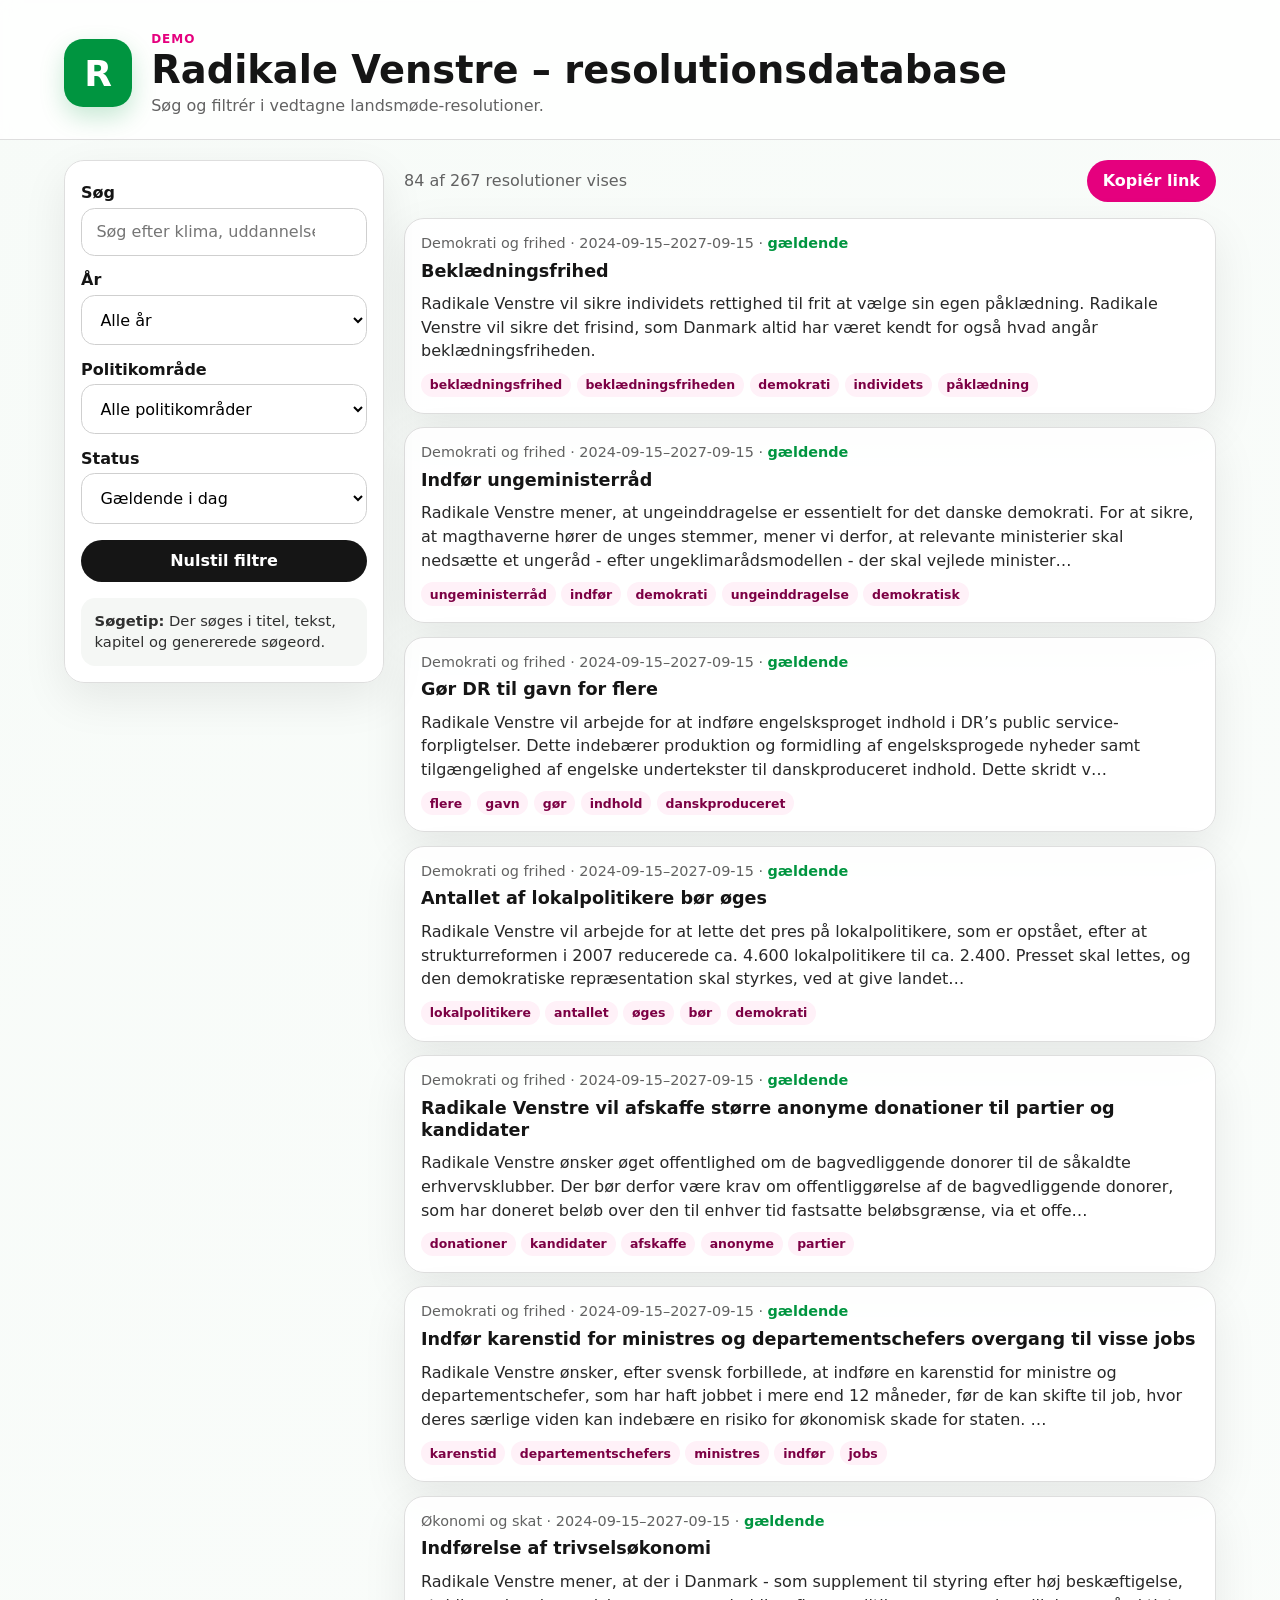
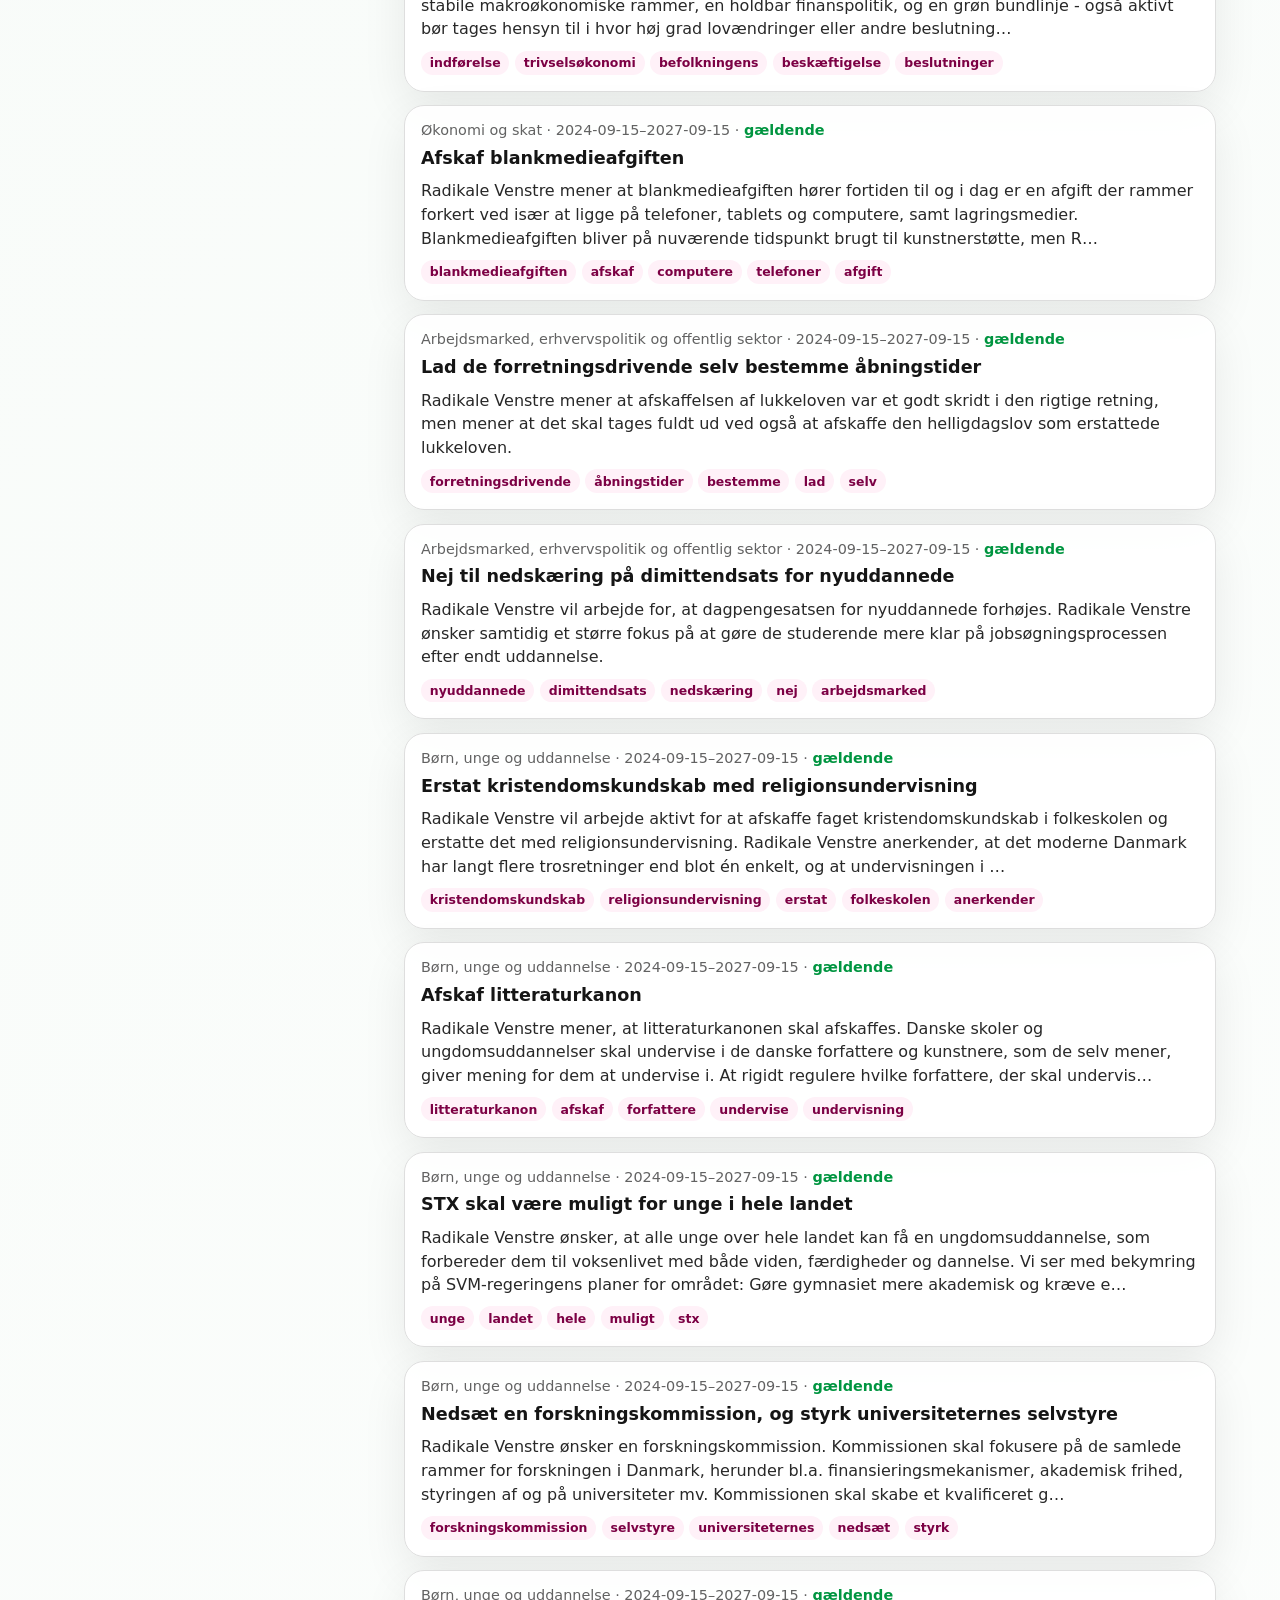
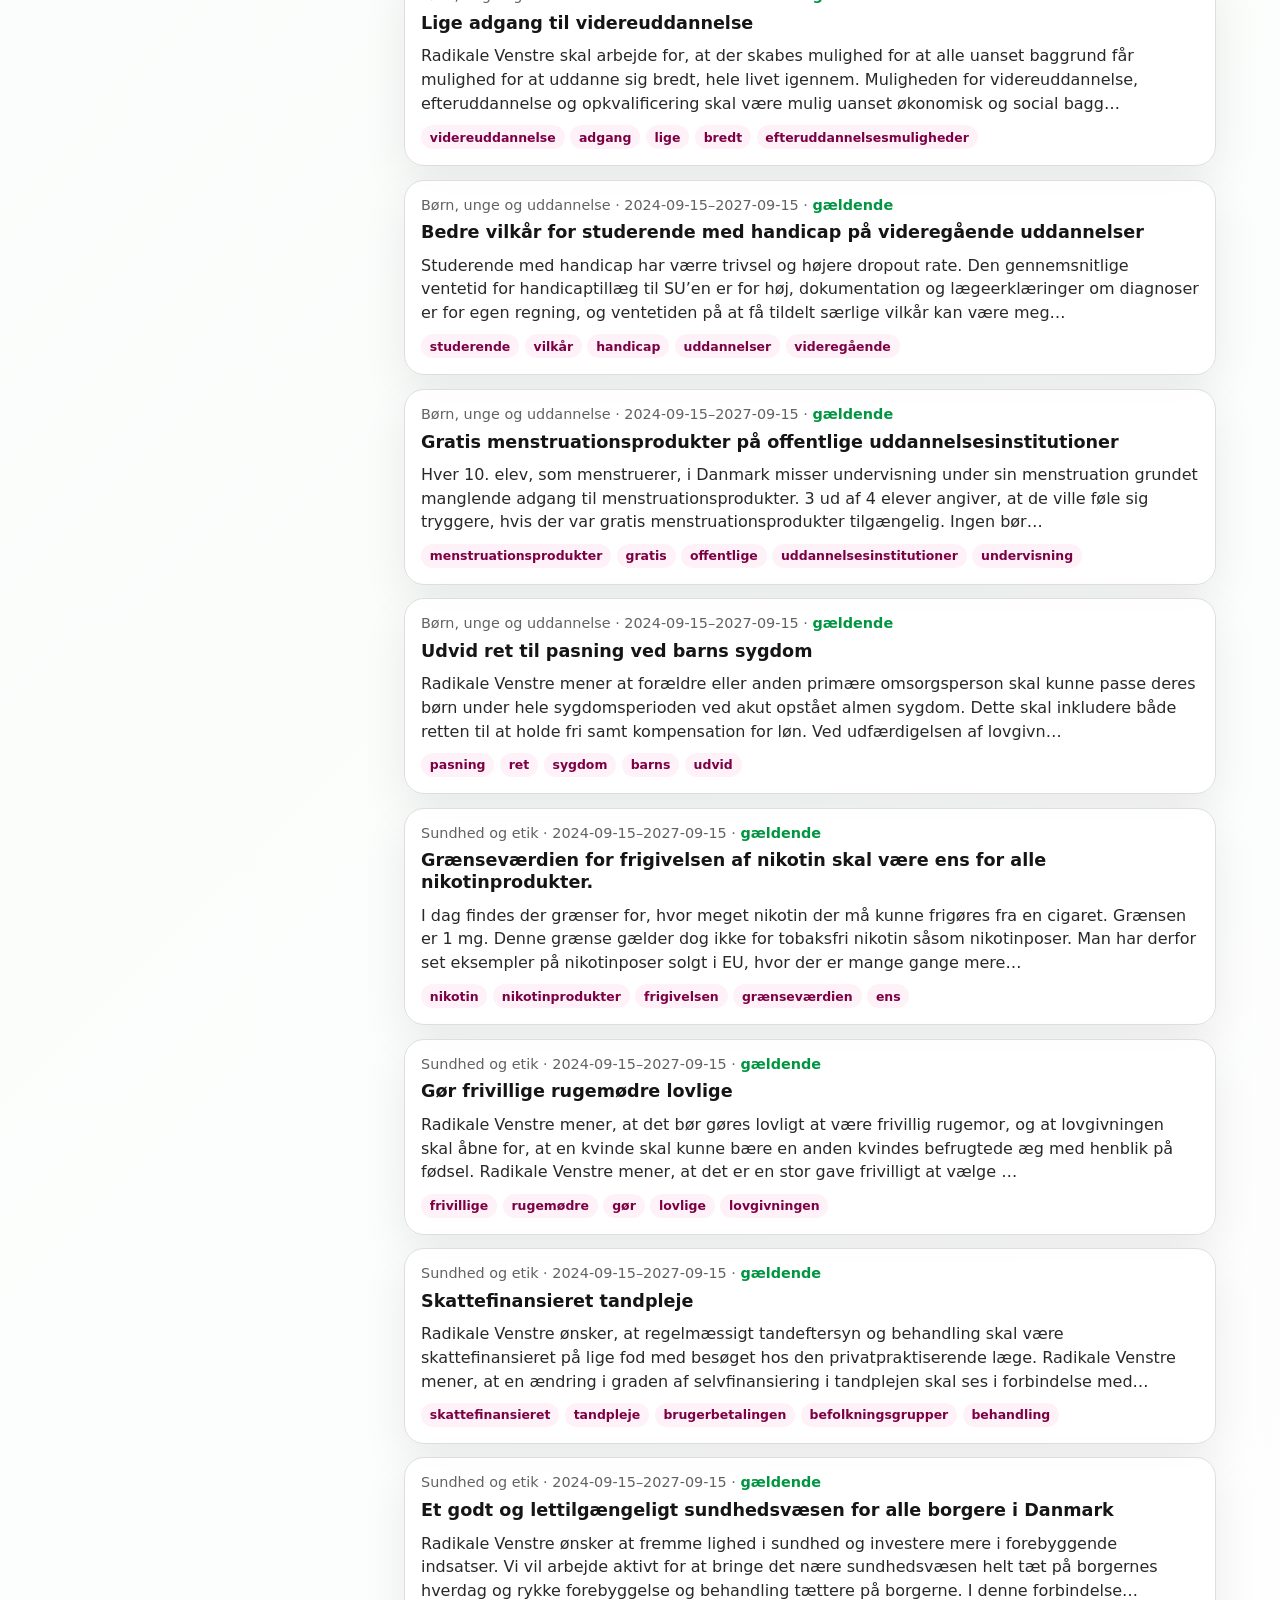
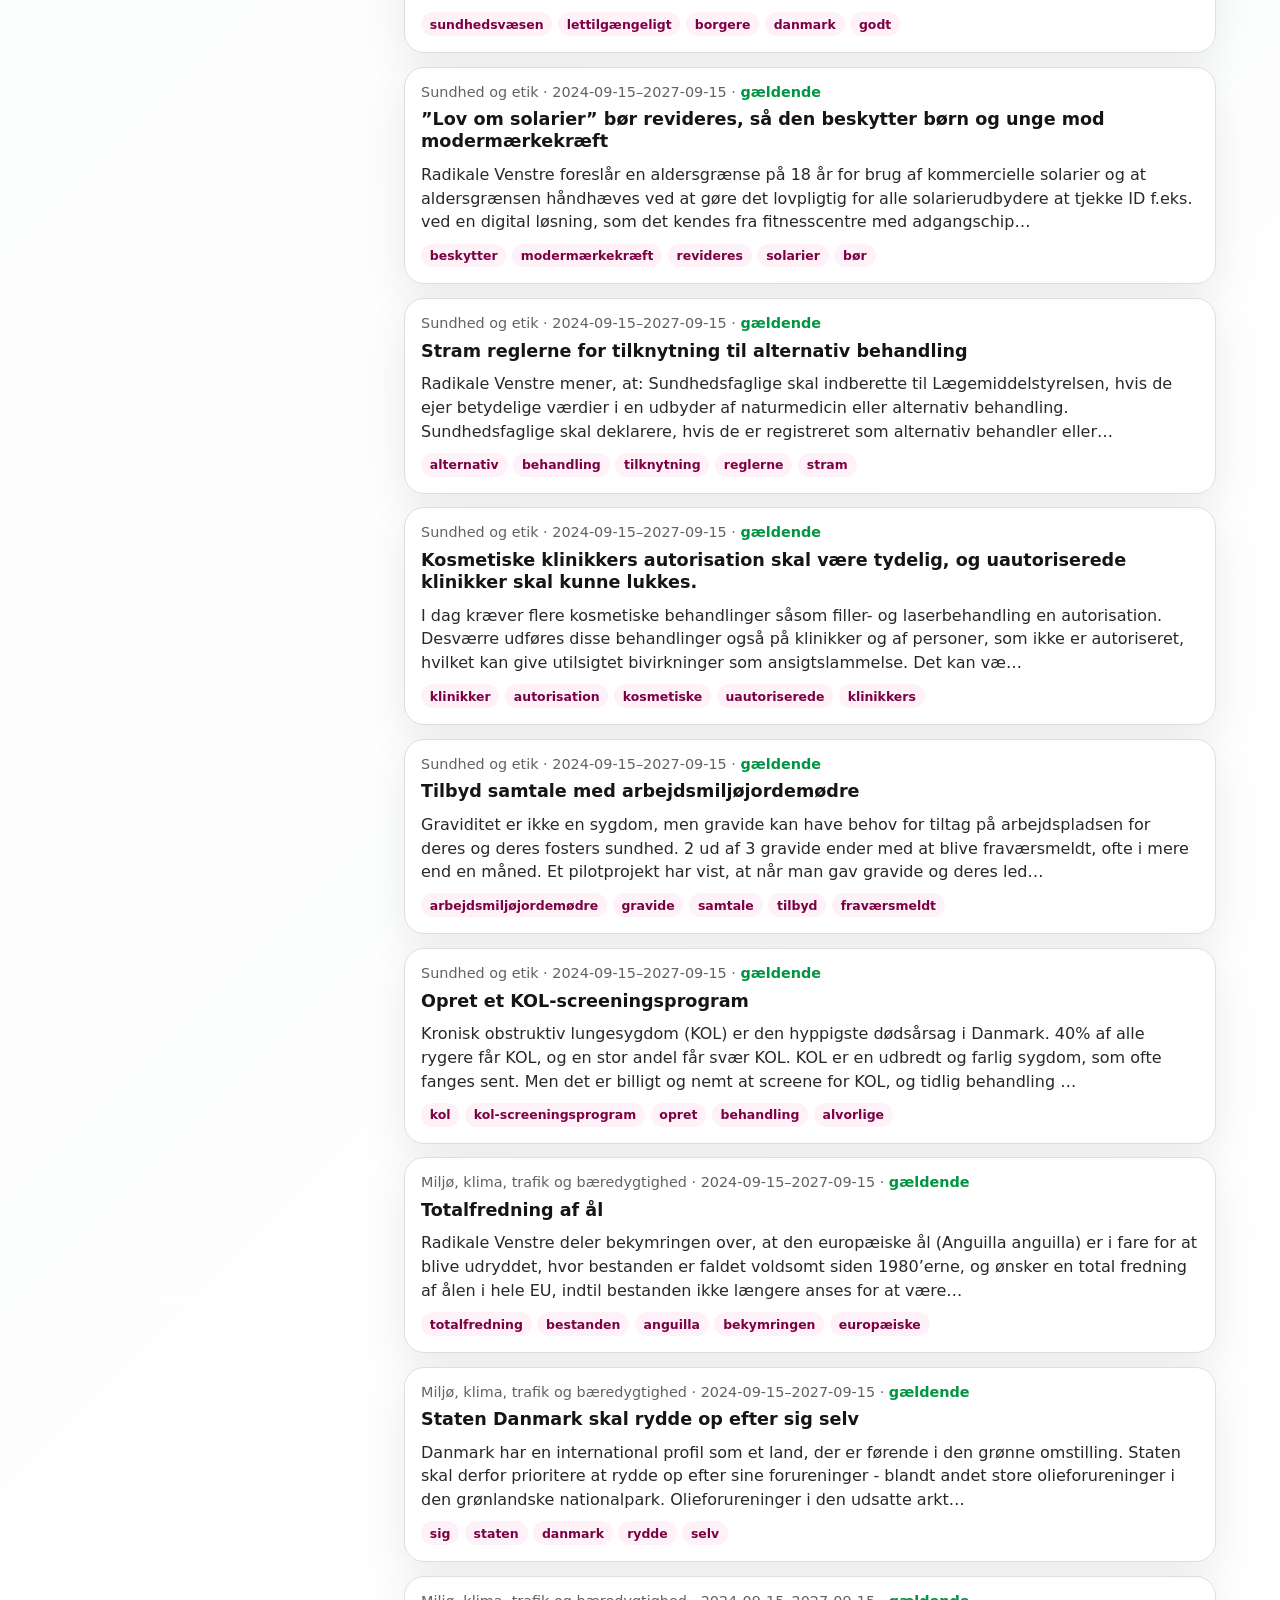
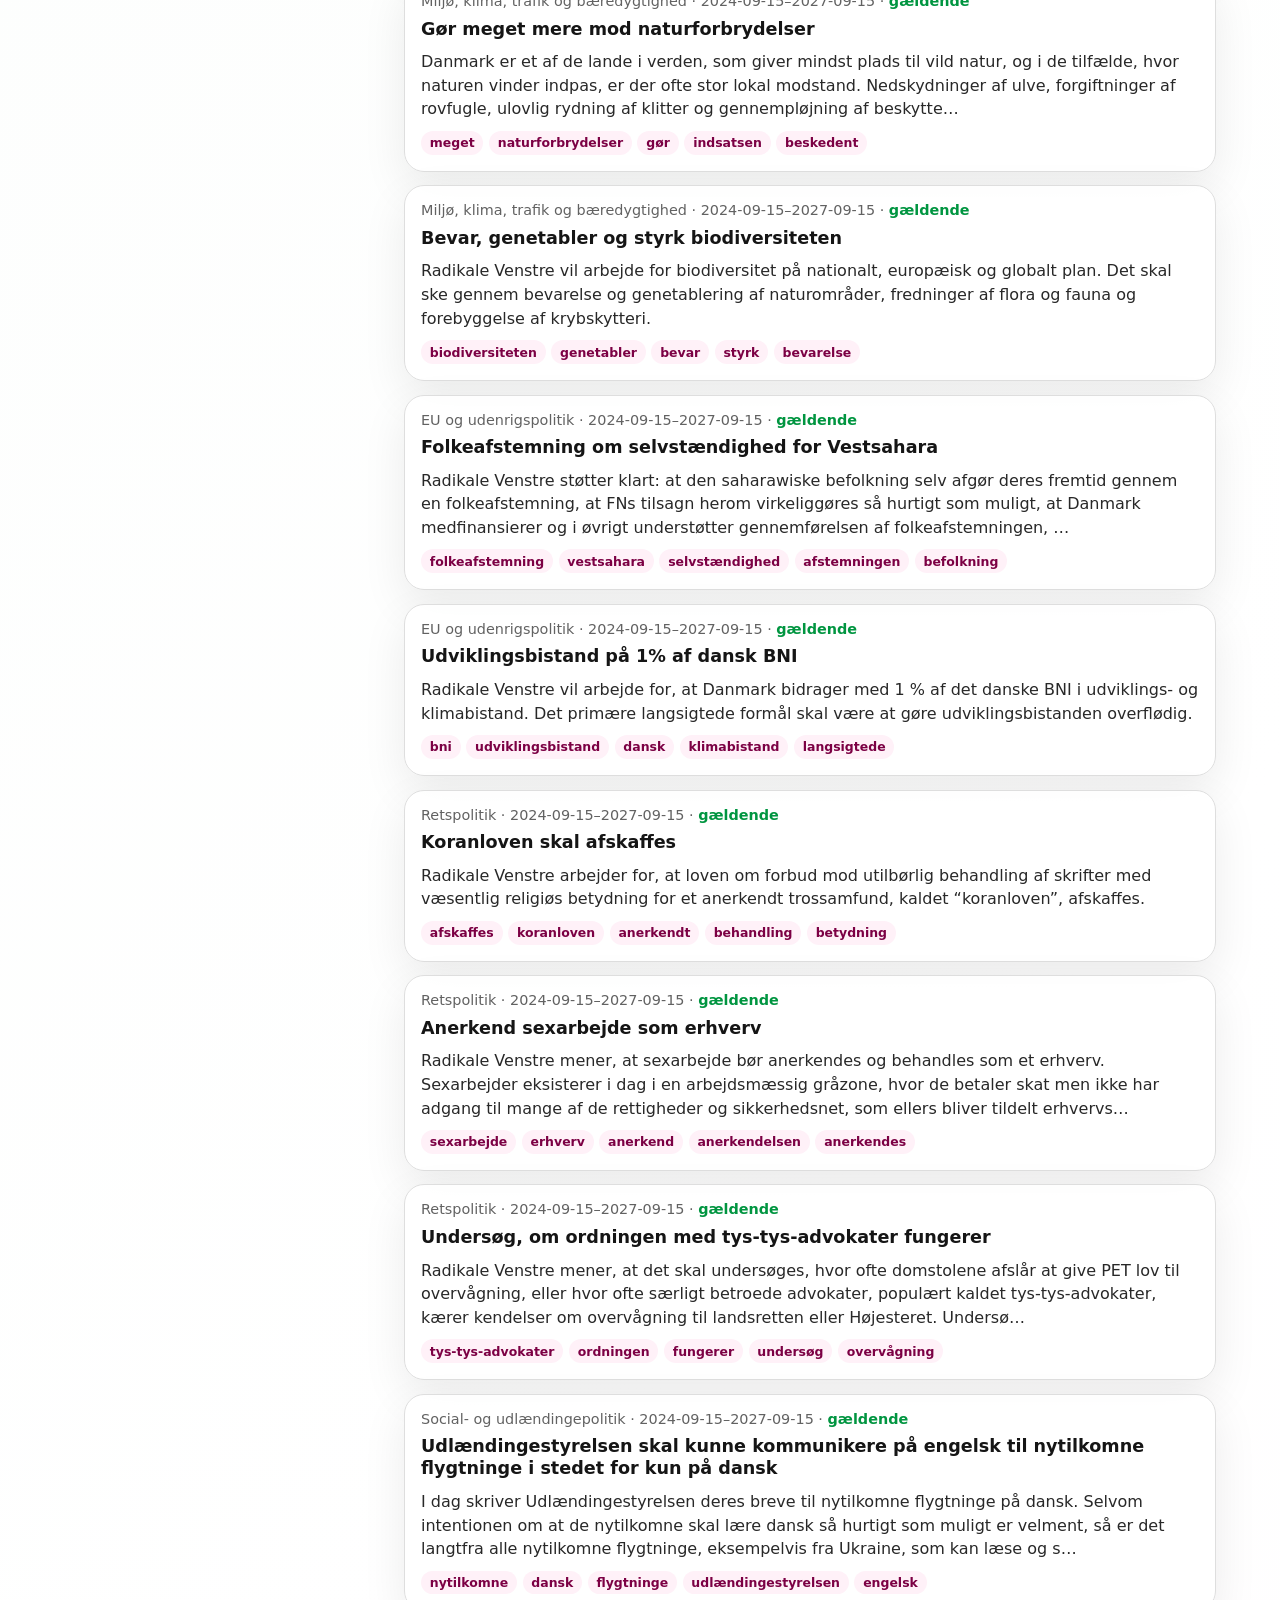
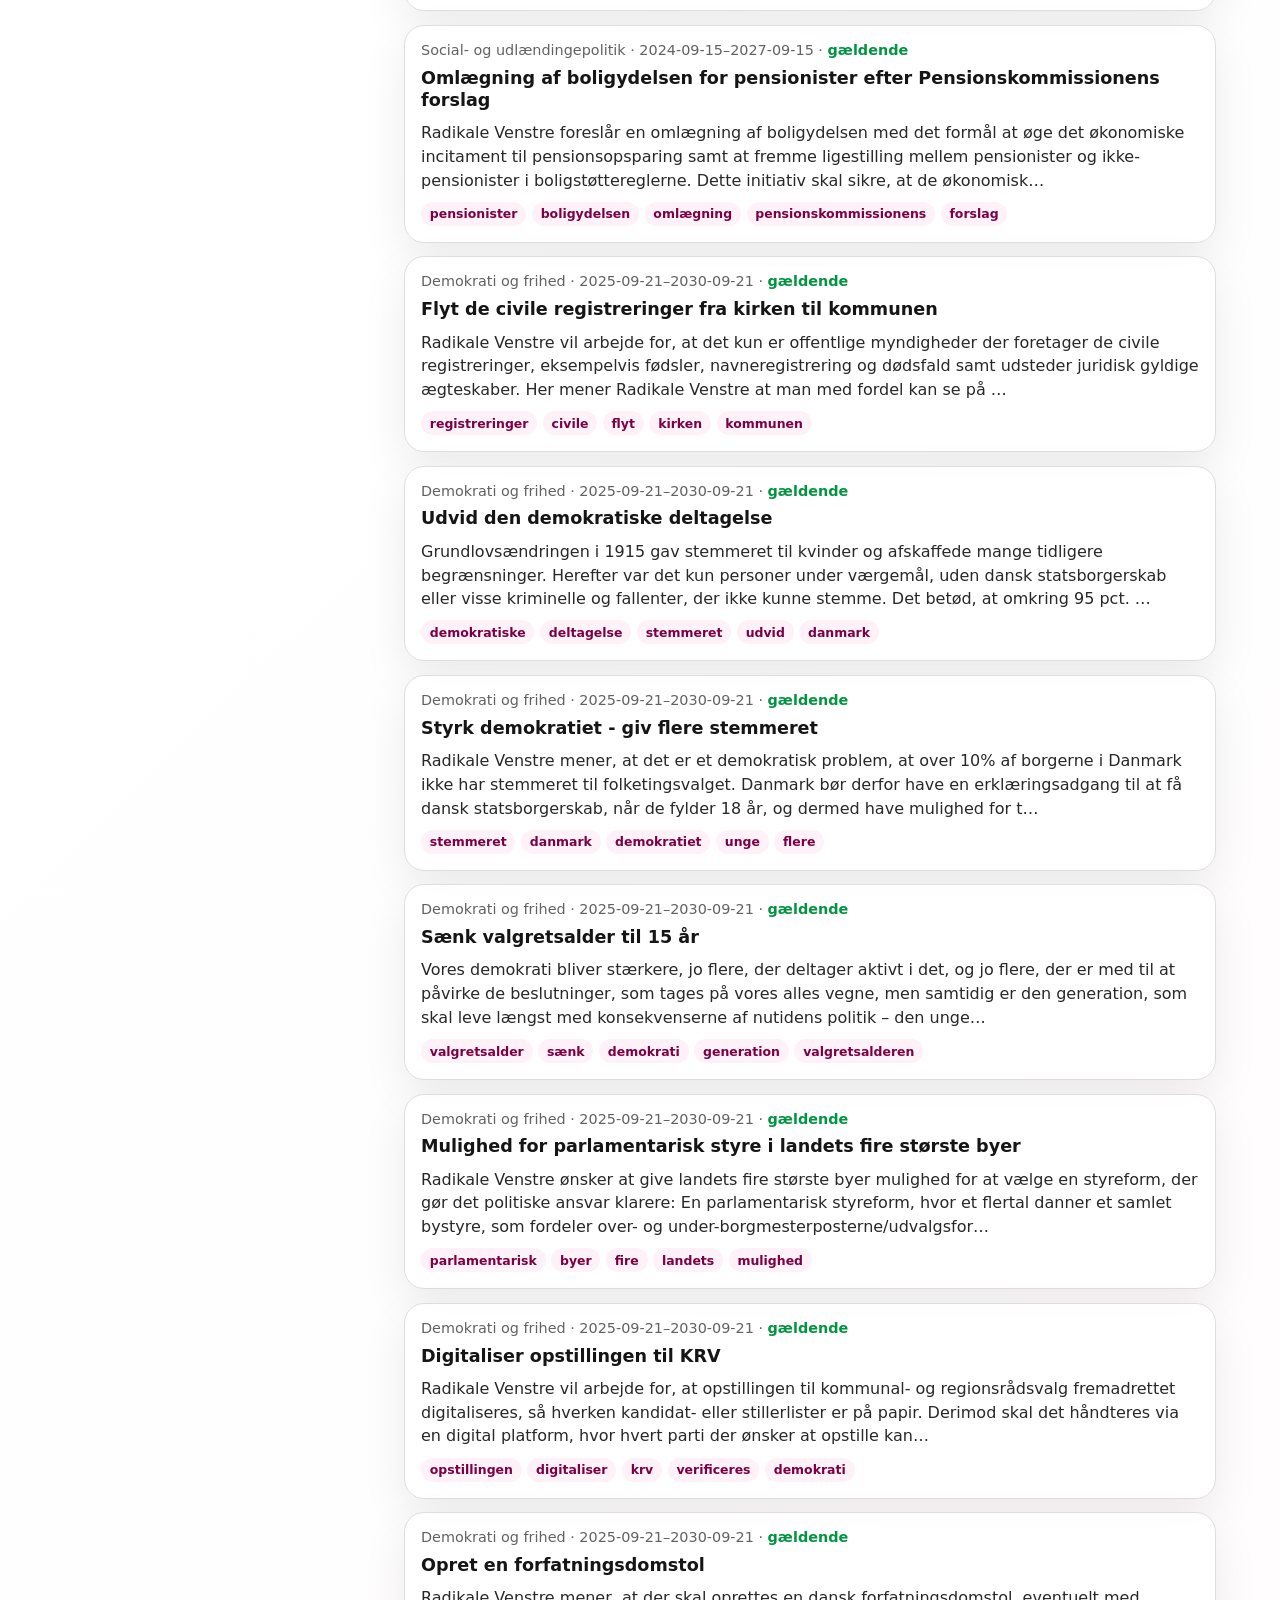
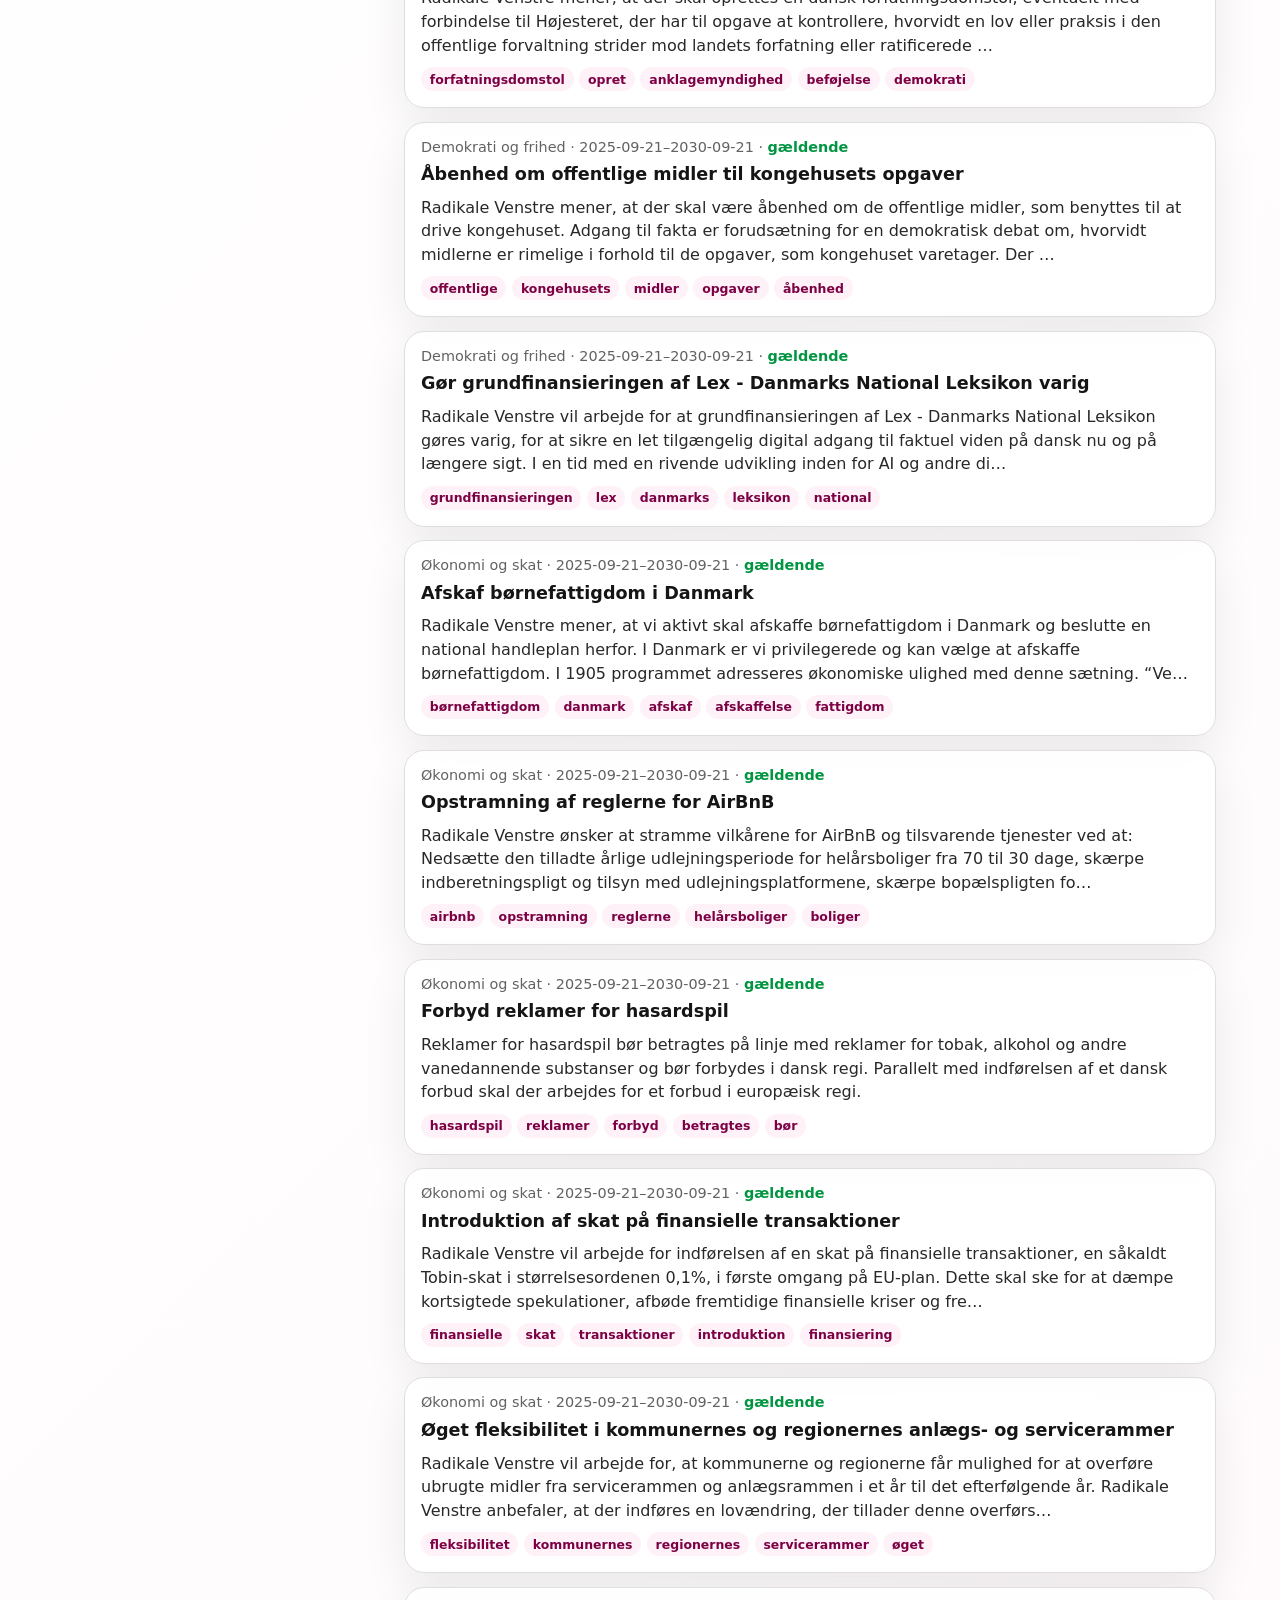
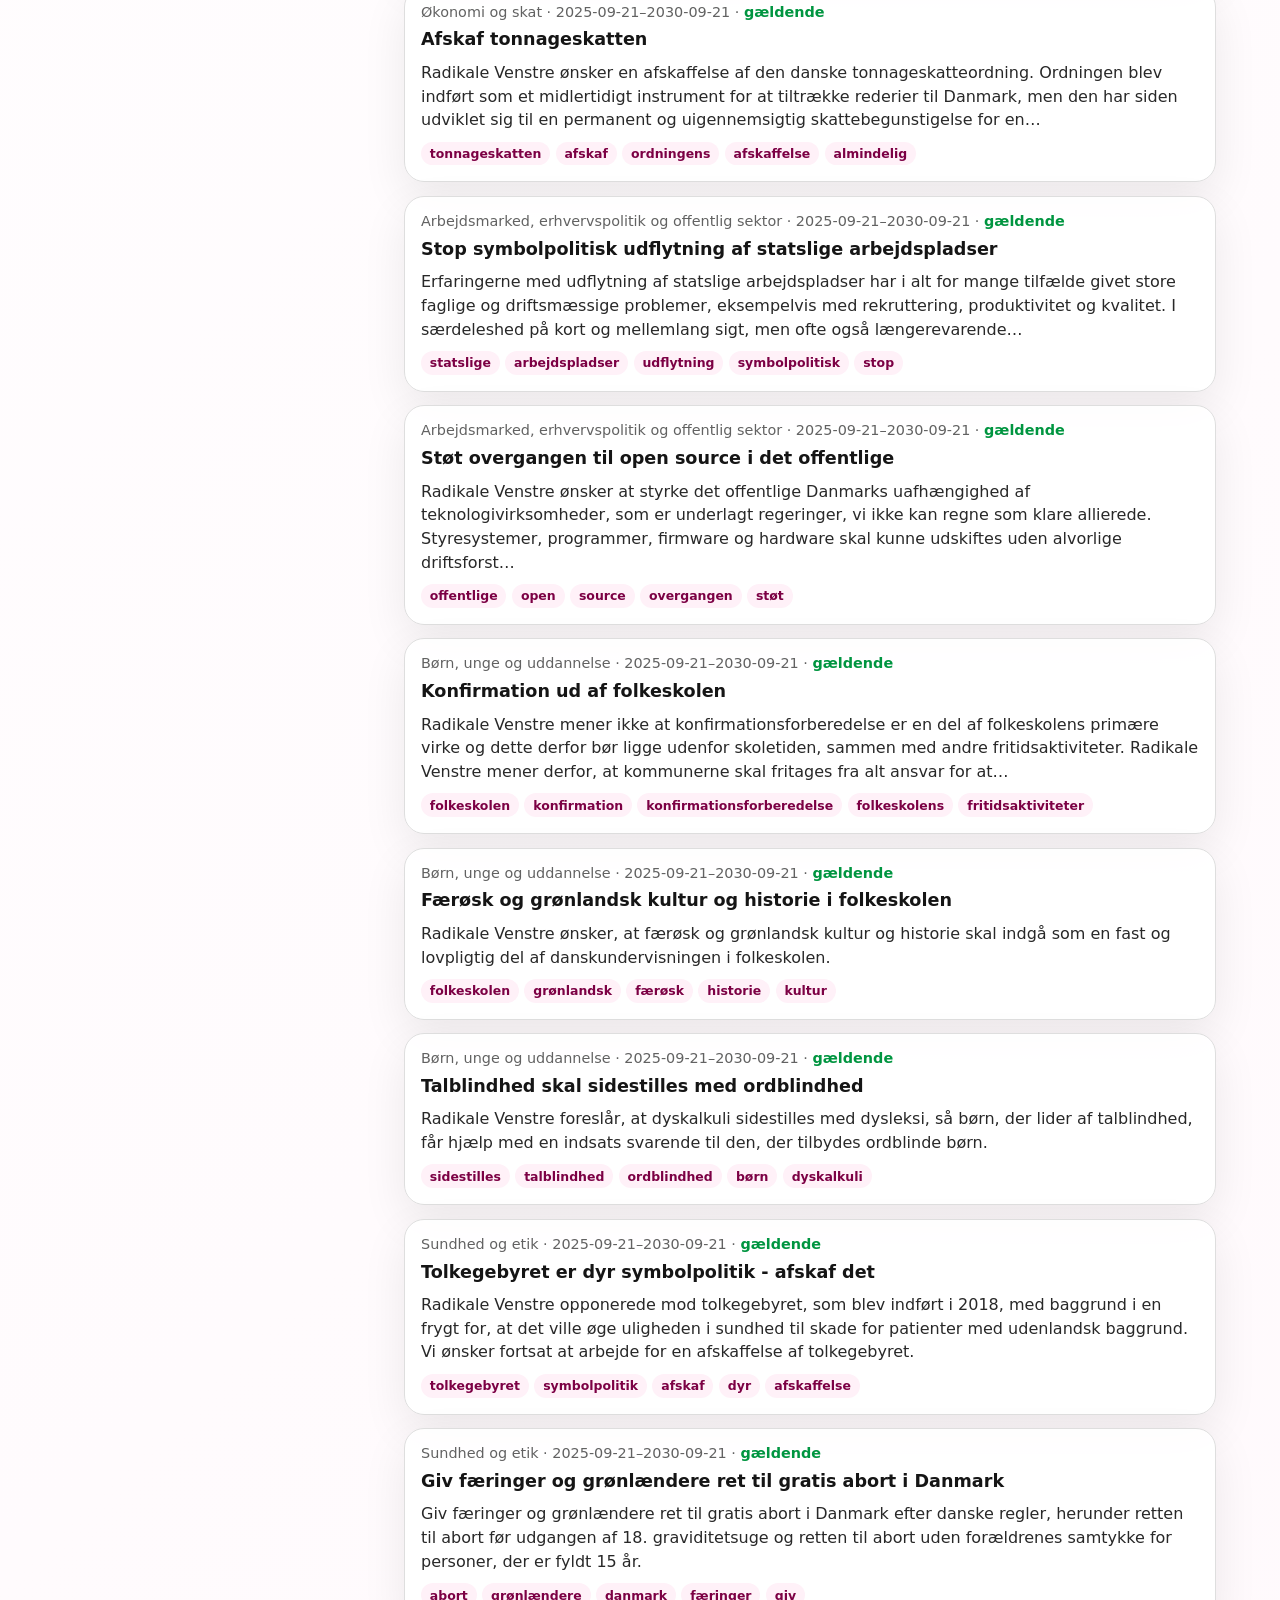
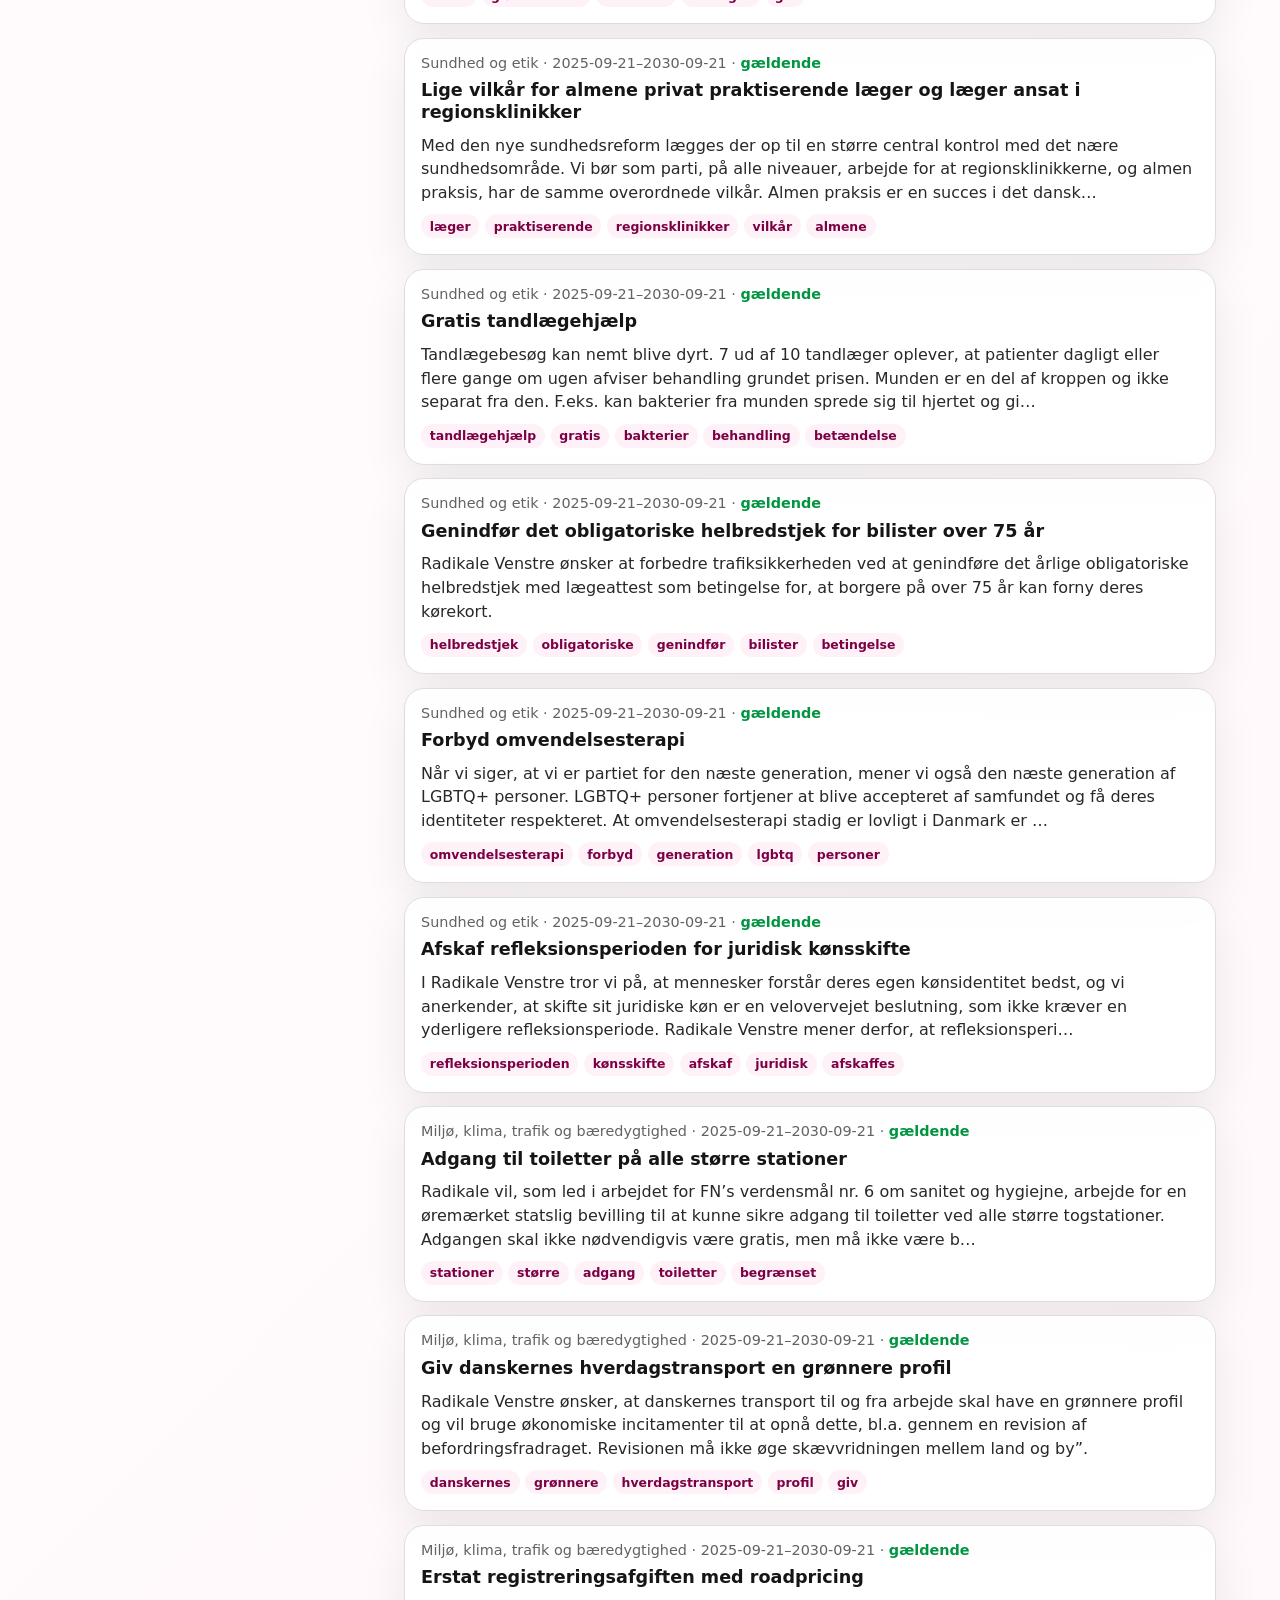
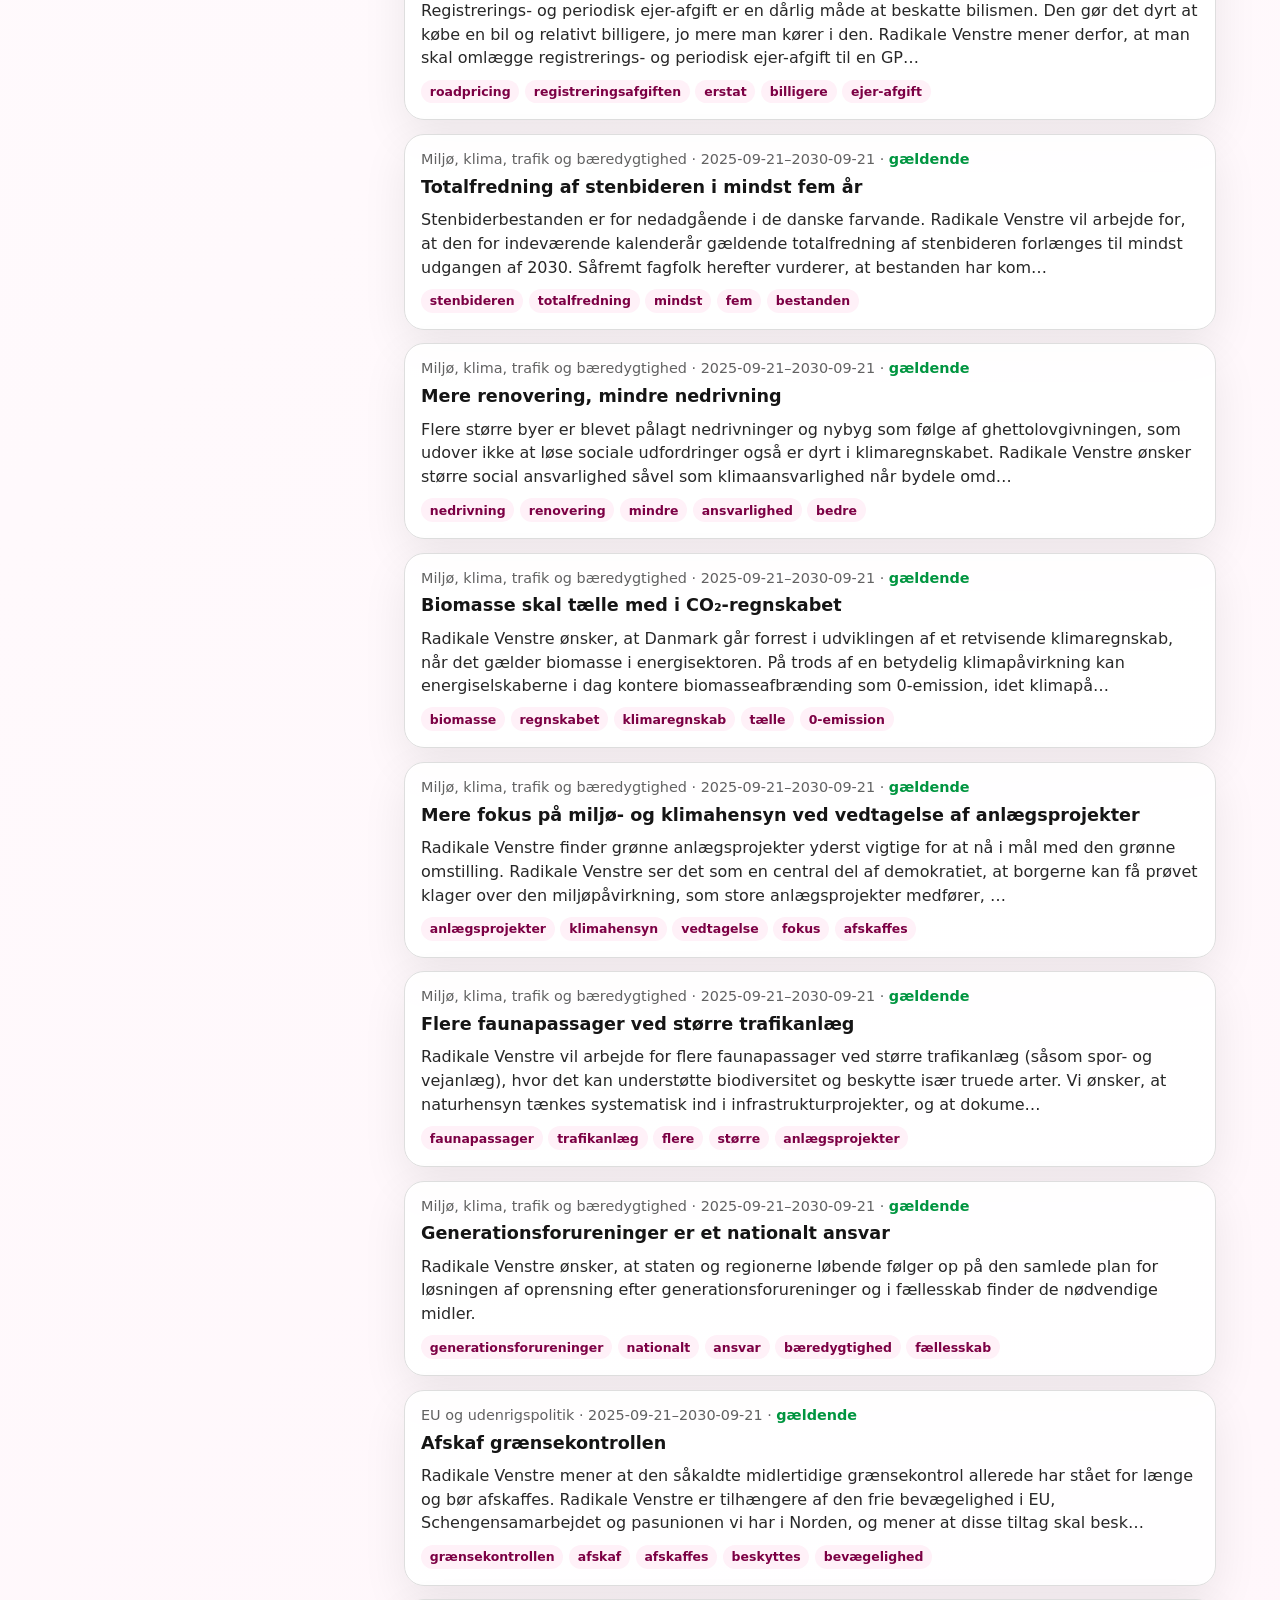
<file: index.html>
<!doctype html>
<html lang="da">
<head>
  <meta charset="utf-8" />
  <meta name="viewport" content="width=device-width, initial-scale=1" />
  <meta
    http-equiv="Content-Security-Policy"
    content="default-src 'self'; script-src 'self'; style-src 'self'; img-src 'self'; connect-src 'self'; object-src 'none'; base-uri 'none'; form-action 'none'"
  />
  <title>Radikale Venstre – resolutionsdatabase</title>
  <link rel="stylesheet" href="style.css" />
</head>
<body>
  <header class="site-header">
    <div class="brand-mark" aria-hidden="true">R</div>
    <div>
      <p class="eyebrow">Demo</p>
      <h1>Radikale Venstre – resolutionsdatabase</h1>
      <p class="lede">Søg og filtrér i vedtagne landsmøde-resolutioner.</p>
    </div>
  </header>

  <main class="layout">
    <aside class="panel filters" aria-label="Filtre">
      <label for="search">Søg</label>
      <input
        id="search"
        type="search"
        list="searchSuggestions"
        placeholder="Søg efter klima, uddannelse, demokrati, sundhed, EU …"
        autocomplete="off"
        enterkeyhint="search"
      />
      <datalist id="searchSuggestions">
        <option value="16 års valgret"></option>
        <option value="abort"></option>
        <option value="adoption"></option>
        <option value="adgang til toiletter"></option>
        <option value="Airbnb"></option>
        <option value="aktiv dødshjælp"></option>
        <option value="aktiv erindringspolitik"></option>
        <option value="almen praksis"></option>
        <option value="almene boliger"></option>
        <option value="anonyme donationer"></option>
        <option value="anpartsselskaber"></option>
        <option value="arbejdskraft"></option>
        <option value="arbejdsmarked"></option>
        <option value="arbejdsmiljø"></option>
        <option value="arbejdsmiljøjordemødre"></option>
        <option value="arktis"></option>
        <option value="arveafgift"></option>
        <option value="atomvåbenfri zone"></option>
        <option value="au pair"></option>
        <option value="beklædningsfrihed"></option>
        <option value="beskæftigelse"></option>
        <option value="beskæftigelsesindsats"></option>
        <option value="biodiversitet"></option>
        <option value="biomasse"></option>
        <option value="blankmedieafgift"></option>
        <option value="blasfemiparagraffen"></option>
        <option value="bolig"></option>
        <option value="boligspekulation"></option>
        <option value="boligydelse"></option>
        <option value="borgerbudgetter"></option>
        <option value="borgerenergifællesskaber"></option>
        <option value="bundtrawl"></option>
        <option value="bæredygtighed"></option>
        <option value="børn"></option>
        <option value="børn og unge"></option>
        <option value="børnefattigdom"></option>
        <option value="chatkontrol"></option>
        <option value="civile registreringer"></option>
        <option value="CO2-regnskab"></option>
        <option value="crowdfunding"></option>
        <option value="dannelse"></option>
        <option value="dataflow"></option>
        <option value="demokrati"></option>
        <option value="demokratisk deltagelse"></option>
        <option value="demokratiske virksomheder"></option>
        <option value="digitalisering"></option>
        <option value="digitale krænkelser"></option>
        <option value="digitalt indre marked"></option>
        <option value="digitalt privatliv"></option>
        <option value="dimittendsats"></option>
        <option value="donationer"></option>
        <option value="drikkevand"></option>
        <option value="dyrevelfærd"></option>
        <option value="efterretningstjenester"></option>
        <option value="erhvervskonti"></option>
        <option value="erhvervspolitik"></option>
        <option value="EU"></option>
        <option value="EU-formandskab"></option>
        <option value="europæisk samarbejde"></option>
        <option value="faunakriminalitet"></option>
        <option value="faunapassager"></option>
        <option value="familieret"></option>
        <option value="familiesammenføring"></option>
        <option value="fattigdom"></option>
        <option value="finansielle transaktioner"></option>
        <option value="flyafgifter"></option>
        <option value="flygtninge"></option>
        <option value="folkeskole"></option>
        <option value="Folketinget"></option>
        <option value="folkeskolen"></option>
        <option value="forbrugerrettigheder"></option>
        <option value="forebyggelse"></option>
        <option value="forfatningsdomstol"></option>
        <option value="forsvaret"></option>
        <option value="forskning"></option>
        <option value="forskningskommission"></option>
        <option value="fossile haveredskaber"></option>
        <option value="fossile køretøjer"></option>
        <option value="fredsarbejde"></option>
        <option value="fri abort"></option>
        <option value="frihed"></option>
        <option value="Frontex"></option>
        <option value="fysioterapi"></option>
        <option value="fyrværkeri"></option>
        <option value="Færøerne"></option>
        <option value="fælles europæiske flyafgifter"></option>
        <option value="Gaza"></option>
        <option value="generationsforureninger"></option>
        <option value="genhusning"></option>
        <option value="gratis abort"></option>
        <option value="gratis menstruationsprodukter"></option>
        <option value="gratis tandlægehjælp"></option>
        <option value="grundloven"></option>
        <option value="grænsekontrol"></option>
        <option value="grøn omstilling"></option>
        <option value="grønland"></option>
        <option value="Grønland og Færøerne"></option>
        <option value="handicap"></option>
        <option value="hasardspil"></option>
        <option value="helbredstjek"></option>
        <option value="hjemmeværnet"></option>
        <option value="Housing First"></option>
        <option value="hypermarkeder"></option>
        <option value="HPV-vaccine"></option>
        <option value="Iran"></option>
        <option value="Israel"></option>
        <option value="Israel/Palæstina"></option>
        <option value="iværksættere"></option>
        <option value="jordemødre"></option>
        <option value="juridisk kønsskifte"></option>
        <option value="karenstid"></option>
        <option value="kirke og stat"></option>
        <option value="klima"></option>
        <option value="klima og miljø"></option>
        <option value="klimaforandringer"></option>
        <option value="klimahensyn"></option>
        <option value="klimateknologi"></option>
        <option value="KOL"></option>
        <option value="kommunale begrænsninger"></option>
        <option value="kommunale ungeindsatser"></option>
        <option value="kommuner"></option>
        <option value="konfirmation"></option>
        <option value="kongehuset"></option>
        <option value="kongemagten"></option>
        <option value="Koranloven"></option>
        <option value="kosmetiske klinikker"></option>
        <option value="KRV"></option>
        <option value="krænkelser"></option>
        <option value="krænkelser i forsvaret"></option>
        <option value="kultur"></option>
        <option value="kunstig intelligens"></option>
        <option value="kystnære farvande"></option>
        <option value="landbrug"></option>
        <option value="landbrugsstøtte"></option>
        <option value="landdistrikter"></option>
        <option value="Lex"></option>
        <option value="lokalpolitikere"></option>
        <option value="lægedækning"></option>
        <option value="læger"></option>
        <option value="lægehjælp"></option>
        <option value="lægdommere"></option>
        <option value="majestætsfornærmelse"></option>
        <option value="medarbejderaktier"></option>
        <option value="medarbejdereje"></option>
        <option value="menstruationsprodukter"></option>
        <option value="miljø"></option>
        <option value="miljøfremmede stoffer"></option>
        <option value="minkavl"></option>
        <option value="minimumsnormer"></option>
        <option value="mindretalssprog"></option>
        <option value="ministrene"></option>
        <option value="modermærkekræft"></option>
        <option value="monarkiet"></option>
        <option value="narkotika"></option>
        <option value="natur"></option>
        <option value="naturforbrydelser"></option>
        <option value="naturindhegning"></option>
        <option value="nedrivning"></option>
        <option value="nikotin"></option>
        <option value="offentlig forskning"></option>
        <option value="offentlig transport"></option>
        <option value="offentlige midler"></option>
        <option value="omskæring"></option>
        <option value="omvendelsesterapi"></option>
        <option value="open source"></option>
        <option value="ordblindhed"></option>
        <option value="parkeringspladser"></option>
        <option value="partistøtte"></option>
        <option value="patientsikkerhed"></option>
        <option value="planloven"></option>
        <option value="praktikpladser"></option>
        <option value="privatliv"></option>
        <option value="psykisk arbejdsmiljø"></option>
        <option value="psykiatri"></option>
        <option value="psykologhjælp"></option>
        <option value="Qatar"></option>
        <option value="refleksionsperiode"></option>
        <option value="regioner"></option>
        <option value="registreringsafgift"></option>
        <option value="religionsundervisning"></option>
        <option value="renovering"></option>
        <option value="reparationer"></option>
        <option value="retspolitik"></option>
        <option value="retsforbehold"></option>
        <option value="rettigheder"></option>
        <option value="rigsfællesskabet"></option>
        <option value="rigsretssag"></option>
        <option value="roadpricing"></option>
        <option value="rugemødre"></option>
        <option value="rusland"></option>
        <option value="råstofindvinding"></option>
        <option value="samtykke"></option>
        <option value="seksuel lavalder"></option>
        <option value="selvbestemmelse"></option>
        <option value="sexarbejde"></option>
        <option value="sikkerhedspolitik"></option>
        <option value="skattefinansieret tandpleje"></option>
        <option value="skat"></option>
        <option value="skole"></option>
        <option value="skov"></option>
        <option value="SMV"></option>
        <option value="socialområdet"></option>
        <option value="solarier"></option>
        <option value="solceller"></option>
        <option value="speciallæger"></option>
        <option value="statsborgerskab"></option>
        <option value="stemmeret"></option>
        <option value="stenbider"></option>
        <option value="stoffer"></option>
        <option value="Students at Risk"></option>
        <option value="sundhed"></option>
        <option value="sundhedsvæsen"></option>
        <option value="talblindhed"></option>
        <option value="tandpleje"></option>
        <option value="terrorbilligelse"></option>
        <option value="tilgængelighed"></option>
        <option value="tobak"></option>
        <option value="tobaksfri fremtid"></option>
        <option value="tog"></option>
        <option value="togstationer"></option>
        <option value="tolkegebyr"></option>
        <option value="tonnageskat"></option>
        <option value="trafik"></option>
        <option value="trafikanlæg"></option>
        <option value="transport"></option>
        <option value="trivselsøkonomi"></option>
        <option value="tørklæde"></option>
        <option value="uddannelse"></option>
        <option value="uddannelsesvejledning"></option>
        <option value="udenrigspolitik"></option>
        <option value="udviklingsbistand"></option>
        <option value="Ukraine"></option>
        <option value="ukrainske flygtninge"></option>
        <option value="unge"></option>
        <option value="ungeindsats"></option>
        <option value="ungeministerråd"></option>
        <option value="universiteter"></option>
        <option value="valgplakater"></option>
        <option value="valgret"></option>
        <option value="vederlagsfri fysioterapi"></option>
        <option value="Vestsahara"></option>
        <option value="videregående uddannelser"></option>
        <option value="virksomheder"></option>
        <option value="visitationszoner"></option>
        <option value="VM i Qatar"></option>
        <option value="våbenembargo"></option>
        <option value="ytringsfrihed"></option>
        <option value="økonomi"></option>
        <option value="åbenhed"></option>
        <option value="ål"></option>
        <option value="åbningstider"></option>
      </datalist>

      <div class="mobile-search-feedback" aria-live="polite">
        <p id="summaryMobile" class="summary">Indlæser…</p>
        <button id="copyLinkMobile" type="button">Del link</button>
      </div>

      <div class="filter-row">
        <label for="year">År</label>
        <select id="year"></select>
      </div>

      <div class="filter-row">
        <label for="chapter">Politikområde</label>
        <select id="chapter"></select>
      </div>

      <div class="filter-row">
        <label for="status">Status</label>
        <select id="status">
          <option value="current">Gældende i dag</option>
          <option value="all">Alle</option>
          <option value="expires-this-year">Udløber i år</option>
          <option value="expired">Ikke længere gældende</option>
        </select>
      </div>

      <button id="reset" type="button">Nulstil filtre</button>

      <div class="hint">
        <strong>Søgetip:</strong> Der søges i titel, tekst, kapitel og genererede søgeord.
      </div>
    </aside>

    <section class="content">
      <div class="toolbar">
        <p id="summary" class="summary">Indlæser…</p>
        <button id="copyLink" type="button">Kopiér link</button>
      </div>
      <div id="results" class="results" aria-live="polite"></div>
    </section>
  </main>

  <dialog id="detailsDialog">
    <article class="details">
      <button class="close" id="closeDialog" aria-label="Luk">×</button>
      <p id="detailMeta" class="meta"></p>
      <h2 id="detailTitle"></h2>
      <div id="detailBody" class="body-text"></div>
      <div id="detailKeywords" class="tags"></div>
    </article>
  </dialog>

  <script src="app.js"></script>
</body>
</html>
</file>
<file: style.css>
/*
 * Radikale Venstre resolutions demo styling.
 *
 * The CSS is intentionally plain and framework-free. The page should look clean
 * enough for a prototype, but still be easy to inspect and modify in IntelliJ.
 * Colour variables are collected at the top so a later branding pass can adjust
 * the visual identity without hunting through the whole file.
 */

/* Global design tokens and typography. */
:root {
  --rv-green: #009540;
  --rv-magenta: #e5007e;
  --ink: #151515;
  --muted: #626262;
  --line: #dedede;
  --surface: #ffffff;
  --soft: #f5f7f5;
  --soft-magenta: #fff1f8;
  --shadow: 0 16px 45px rgba(0,0,0,.08);
  font-family: system-ui, -apple-system, BlinkMacSystemFont, "Segoe UI", sans-serif;
}

/* Predictable sizing makes the responsive layout easier to maintain. */
* { box-sizing: border-box; }

body {
  margin: 0;
  color: var(--ink);
  background: linear-gradient(135deg, #f7fbf8 0%, #ffffff 44%, #fff5fa 100%);
  min-height: 100vh;
}

/* Header: party mark, page title and short explanatory text. */
.site-header {
  display: flex;
  gap: 1.2rem;
  align-items: center;
  padding: 2rem clamp(1rem, 5vw, 4rem) 1.5rem;
  border-bottom: 1px solid var(--line);
  background: rgba(255,255,255,.82);
  backdrop-filter: blur(10px);
}

.brand-mark {
  display: grid;
  place-items: center;
  width: 4.25rem;
  height: 4.25rem;
  border-radius: 1.2rem;
  background: var(--rv-green);
  color: white;
  font-weight: 850;
  font-size: 2.25rem;
  box-shadow: 0 10px 25px rgba(0,149,64,.22);
}

h1 { margin: 0; font-size: clamp(1.7rem, 3vw, 2.75rem); line-height: 1.05; }
.eyebrow { margin: 0 0 .25rem; color: var(--rv-magenta); font-weight: 750; text-transform: uppercase; letter-spacing: .08em; font-size: .75rem; }
.lede { margin: .35rem 0 0; color: var(--muted); }

/* Main two-column layout: sticky filters on the left, results on the right. */
.layout {
  display: grid;
  grid-template-columns: minmax(240px, 320px) 1fr;
  gap: 1.25rem;
  padding: 1.25rem clamp(1rem, 5vw, 4rem) 3rem;
}

.panel, .result-card, dialog article {
  background: rgba(255,255,255,.94);
  border: 1px solid var(--line);
  border-radius: 1.25rem;
  box-shadow: var(--shadow);
}

/* Filter panel stays visible on larger screens while users scroll results. */
.filters {
  position: sticky;
  top: 1rem;
  align-self: start;
  padding: 1rem;
}

label { display: block; font-weight: 720; margin: .4rem 0 .35rem; }
/* Form controls are deliberately large for quick filtering during demos. */
input[type="search"], select {
  width: 100%;
  border: 1px solid #cfcfcf;
  border-radius: .85rem;
  padding: .85rem .9rem;
  font: inherit;
  background: white;
}

input[type="search"]:focus, select:focus {
  outline: 3px solid rgba(229,0,126,.18);
  border-color: var(--rv-magenta);
}

.filter-row { margin-top: .9rem; }
.checkbox { display: flex; gap: .6rem; align-items: center; margin-top: 1rem; font-weight: 620; }
.checkbox input { width: 1.1rem; height: 1.1rem; accent-color: var(--rv-green); }
button {
  border: 0;
  border-radius: 999px;
  padding: .72rem 1rem;
  font: inherit;
  font-weight: 760;
  cursor: pointer;
  background: var(--rv-green);
  color: white;
}
#reset { width: 100%; margin-top: 1rem; background: var(--ink); }
#copyLink { background: var(--rv-magenta); white-space: nowrap; }
button:hover { filter: brightness(.96); }

.hint {
  margin-top: 1rem;
  padding: .85rem;
  border-radius: .9rem;
  color: #303030;
  background: var(--soft);
  font-size: .92rem;
  line-height: 1.4;
}

/* Result toolbar: count summary and shareable-link button. */
.toolbar {
  display: flex;
  align-items: center;
  justify-content: space-between;
  gap: 1rem;
  margin-bottom: 1rem;
}
.summary { color: var(--muted); margin: 0; }
.mobile-search-feedback { display: none; }
.results { display: grid; gap: .85rem; }

/* Individual result cards in the search result list. */
.result-card {
  padding: 1rem;
  display: grid;
  gap: .6rem;
  cursor: pointer;
}
.result-card:hover .result-title { color: var(--rv-magenta); }
.result-card:focus-visible {
  outline: 3px solid rgba(229,0,126,.28);
  outline-offset: 3px;
}
.result-card h2 {
  margin: 0;
  font-size: 1.1rem;
}
.result-title {
  font-weight: 810;
  line-height: 1.25;
}
.meta { color: var(--muted); font-size: .9rem; margin: 0; }
.excerpt { margin: 0; color: #282828; line-height: 1.48; }
mark { background: #ffe066; padding: 0 .08em; border-radius: .2em; }
.tags { display: flex; flex-wrap: wrap; gap: .35rem; }
.tag {
  border-radius: 999px;
  background: var(--soft-magenta);
  color: #7c0044;
  padding: .28rem .55rem;
  font-size: .78rem;
  font-weight: 680;
}
.valid { color: var(--rv-green); font-weight: 760; }
.expired { color: #8b3b00; font-weight: 760; }
.expires-this-year { color: var(--rv-magenta); font-weight: 760; }

.empty {
  padding: 2rem;
  text-align: center;
  border: 1px dashed var(--line);
  border-radius: 1.25rem;
  background: rgba(255,255,255,.8);
  color: var(--muted);
}

/* Native dialog element used for full resolution details. */
dialog {
  width: min(860px, calc(100vw - 2rem));
  border: 0;
  padding: 0;
  background: transparent;
}
dialog::backdrop { background: rgba(0,0,0,.42); }
.details { position: relative; padding: 1.3rem; max-height: 82vh; overflow: auto; }
.details h2 { margin: .2rem 2rem 1rem 0; }
.close {
  position: absolute;
  top: .85rem;
  right: .85rem;
  width: 2.2rem;
  height: 2.2rem;
  padding: 0;
  background: var(--ink);
  font-size: 1.5rem;
}
.body-text { white-space: pre-wrap; line-height: 1.6; }

/* Single-column layout on phones and narrow windows. */
@media (max-width: 760px) {
  /* Header: party mark, page title and short explanatory text. */
  .site-header { align-items: flex-start; }
  .brand-mark { width: 3.2rem; height: 3.2rem; font-size: 1.7rem; border-radius: .95rem; }

  /* Main two-column layout: filters first, results below. */
  .layout { grid-template-columns: 1fr; }
  .filters { position: static; padding: .9rem; }

  label { margin: .25rem 0 .25rem; }
  input[type="search"], select { padding: .72rem .85rem; }
  .filter-row { margin-top: .65rem; }

  /* Keep live result feedback close to the search field while the keyboard is open. */
  .mobile-search-feedback {
    display: flex;
    align-items: center;
    justify-content: space-between;
    gap: .75rem;
    margin-top: .75rem;
  }
  .mobile-search-feedback .summary { font-size: .95rem; }
  #copyLinkMobile {
    flex: 0 0 auto;
    padding: .45rem .75rem;
    background: transparent;
    color: var(--rv-magenta);
    border: 1px solid rgba(229,0,126,.35);
  }

  /* These desktop helpers take too much space before results on mobile. */
  .hint { display: none; }
  .content > .toolbar { display: none; }

  #reset {
    width: auto;
    margin-top: .75rem;
    padding: .45rem .75rem;
    background: transparent;
    color: var(--muted);
    border: 1px solid var(--line);
  }
}
</file>
